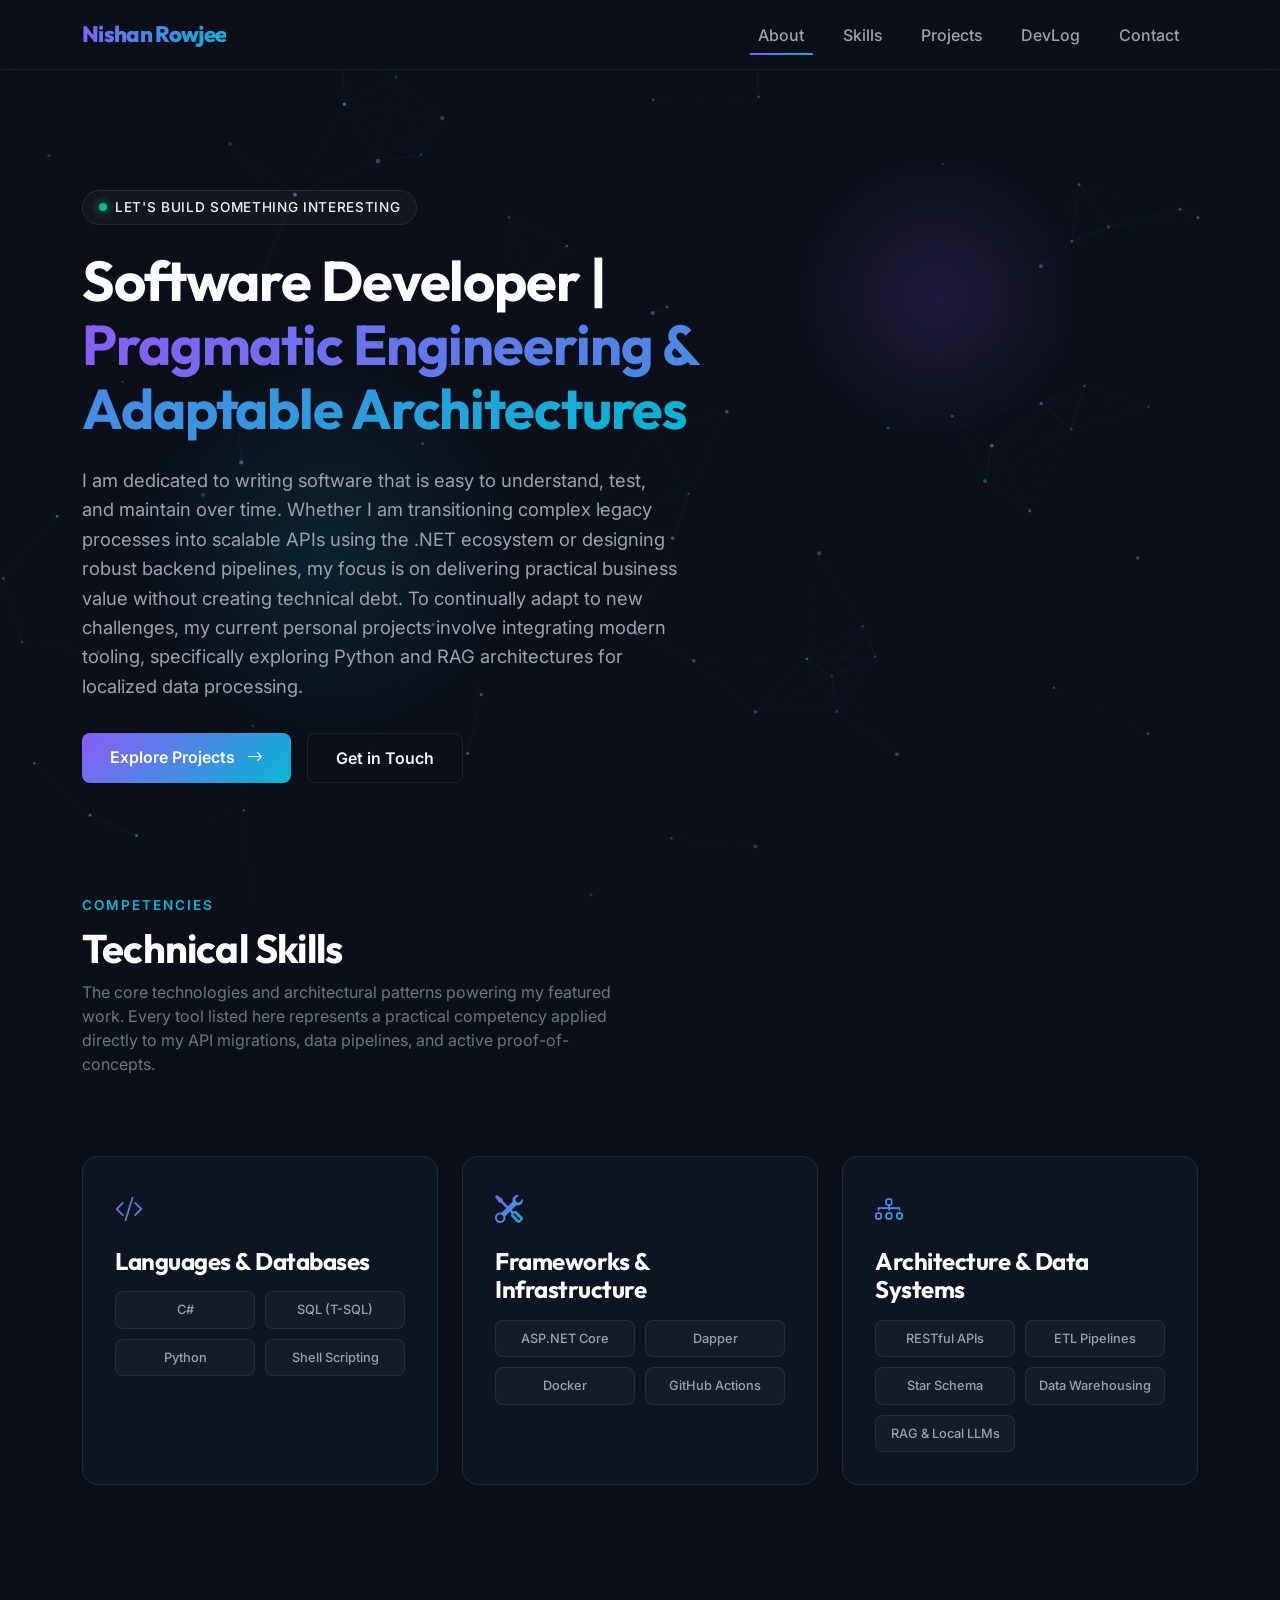
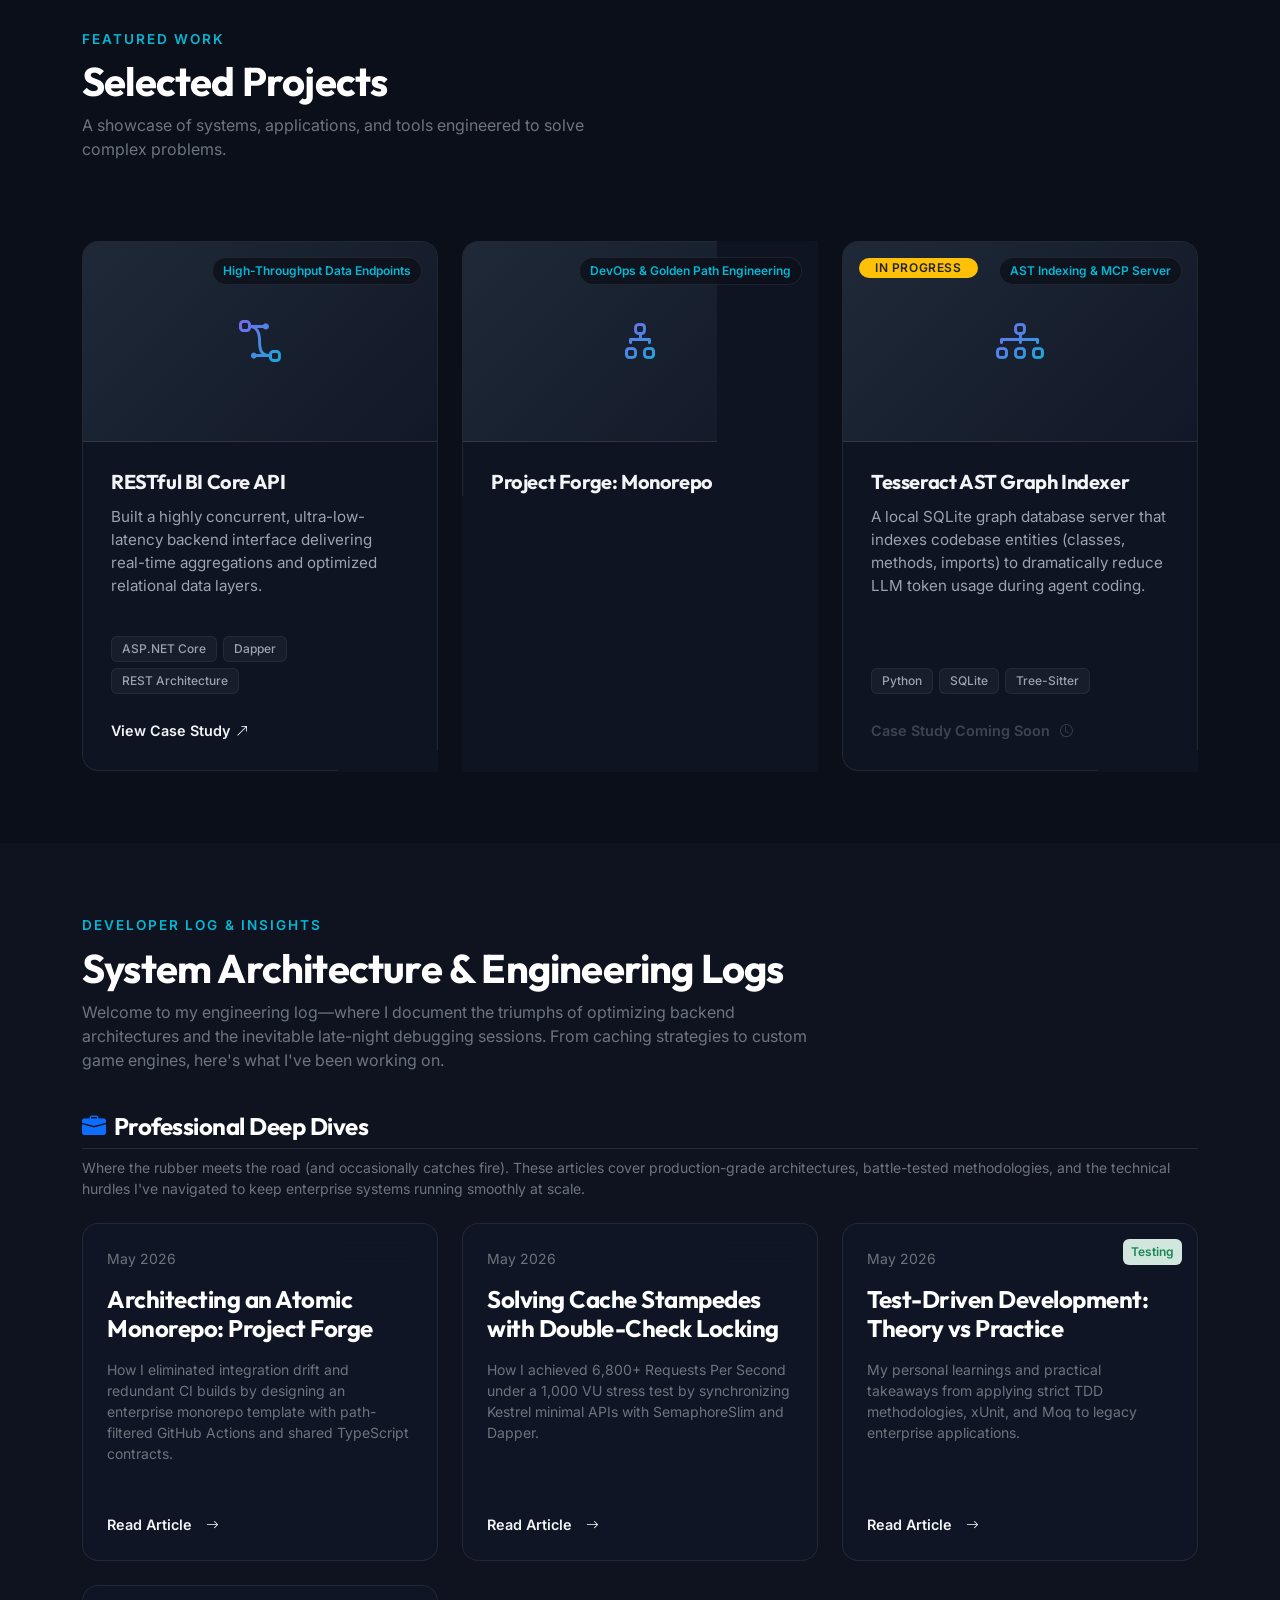
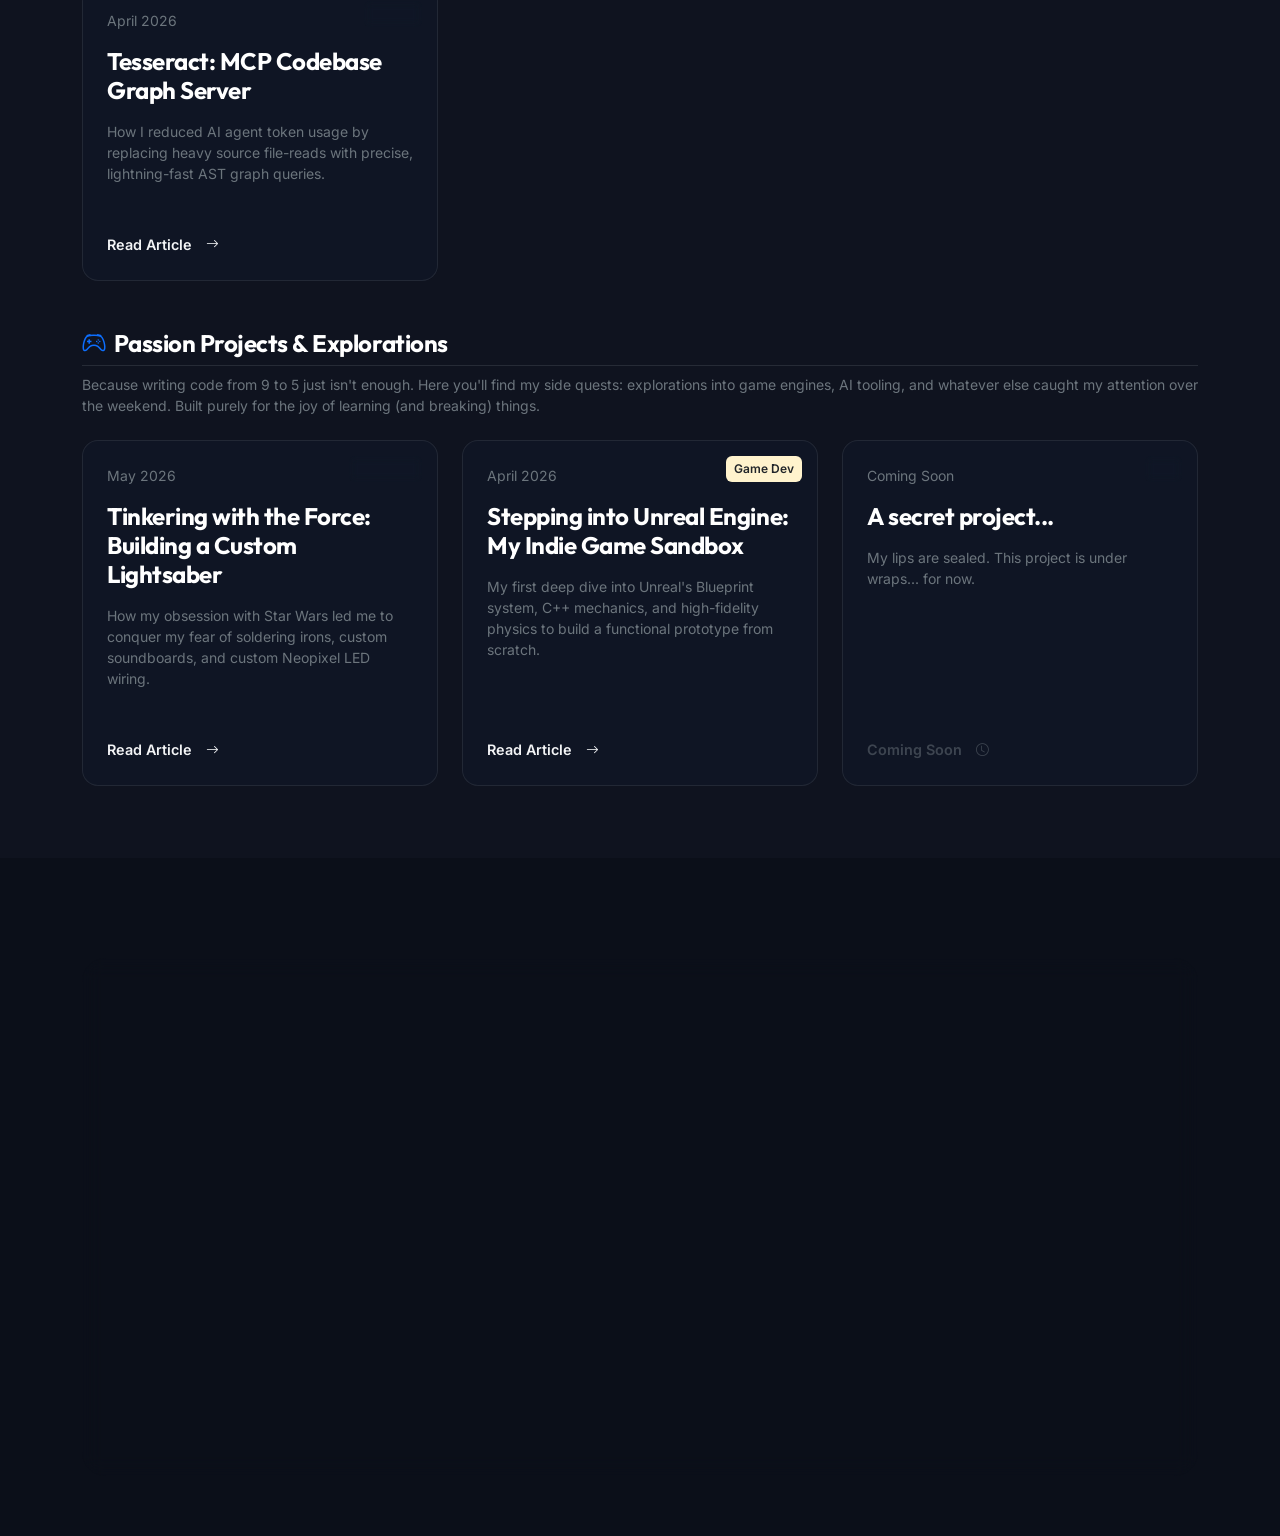
<file: index.html>
<!DOCTYPE html>
<html lang="en">

<head>
    <meta charset="UTF-8">
    <meta name="viewport" content="width=device-width, initial-scale=1.0">
    <link rel="icon" type="image/png" href="assets/images/favicon.png">
    <title>Nishan Rowjee | Portfolio</title>

    <!-- SEO & Open Graph (OG) Meta Tags -->
    <meta name="description"
        content="Portfolio of Nishan Rowjee, showcasing high-performance REST APIs, scalable data pipelines, and optimized backend architectures.">
    <meta name="author" content="Nishan Rowjee">

    <!-- Open Graph / Facebook -->
    <meta property="og:type" content="website">
    <meta property="og:url" content="https://nrowjee.me/">
    <meta property="og:title" content="Nishan Rowjee | Software Developer">
    <meta property="og:description"
        content="Specialized in clean code principles, high-performance REST APIs, scalable data pipelines, and optimized backend infrastructures.">
    <meta property="og:image" content="https://nrowjee.me/assets/img/metadata-preview.png">

    <!-- Twitter -->
    <meta property="twitter:card" content="summary_large_image">
    <meta property="twitter:title" content="Nishan Rowjee | Software Developer">
    <meta property="twitter:description"
        content="Specialized in clean code, scalable data systems, and DevOps engineering.">

    <!-- Google Fonts: Outfit (Headings) and Inter (Body) -->
    <link rel="preconnect" href="https://fonts.googleapis.com">
    <link rel="preconnect" href="https://fonts.gstatic.com" crossorigin>
    <link rel="preconnect" href="https://cdn.jsdelivr.net" crossorigin>
    <link rel="preconnect" href="https://cdnjs.cloudflare.com" crossorigin>
    <link
        href="https://fonts.googleapis.com/css2?family=Inter:wght@400;500;600;700&family=Outfit:wght@600;700;800&display=swap"
        rel="stylesheet">

    <!-- Bootstrap 5 CSS CDN -->
    <link href="https://cdn.jsdelivr.net/npm/bootstrap@5.3.3/dist/css/bootstrap.min.css" rel="stylesheet"
        integrity="sha384-QWTKZyjpPEjISv5WaRU9OFeRpok6YctnYmDr5pNlyT2bRjXh0JMhjY6hW+ALEwIH" crossorigin="anonymous">

    <!-- Bootstrap Icons CDN -->
    <link rel="stylesheet" href="https://cdn.jsdelivr.net/npm/bootstrap-icons@1.11.3/font/bootstrap-icons.min.css">

    <!-- Modular Custom Stylesheet -->
    <link rel="stylesheet" href="assets/css/style.css">
</head>

<body>

    <!-- 1. STICKY GLASSMORPHIC NAVBAR -->
    <nav class="navbar navbar-expand-lg navbar-dark sticky-top custom-navbar" id="main-nav">
        <div class="container">
            <a class="navbar-brand text-gradient" href="#">Nishan Rowjee</a>
            <button class="navbar-toggler border-0" type="button" data-bs-toggle="collapse"
                data-bs-target="#navbarContent" aria-controls="navbarContent" aria-expanded="false"
                aria-label="Toggle navigation">
                <span class="navbar-toggler-icon"></span>
            </button>
            <div class="collapse navbar-collapse" id="navbarContent">
                <ul class="navbar-nav ms-auto mb-2 mb-lg-0">
                    <li class="nav-item">
                        <a class="nav-link active" href="#about">About</a>
                    </li>
                    <li class="nav-item">
                        <a class="nav-link" href="#skills">Skills</a>
                    </li>
                    <li class="nav-item">
                        <a class="nav-link" href="#projects">Projects</a>
                    </li>
                    <li class="nav-item">
                        <a class="nav-link" href="#blog">DevLog</a>
                    </li>
                    <li class="nav-item">
                        <a class="nav-link" href="#contact">Contact</a>
                    </li>
                </ul>
            </div>
        </div>
    </nav>

    <!-- 2. HERO SECTION -->
    <header class="hero-section" id="about">
        <!-- Decorative Backdrop Gradients -->
        <div class="hero-decor-1"></div>
        <div class="hero-decor-2"></div>

        <div class="container">
            <div class="row align-items-center">
                <div class="col-lg-8">
                    <!-- Status Badge -->
                    <div class="hero-badge">
                        <span class="status-dot"></span>
                        Let's build something interesting
                    </div>

                    <!-- Headline -->
                    <h1 class="hero-title text-white">
                        Software Developer | <br>
                        <span class="text-gradient">Pragmatic Engineering & Adaptable Architectures</span>
                    </h1>

                    <!-- Sub-text -->
                    <p class="hero-lead">
                        I am dedicated to writing software that is easy to understand, test, and maintain over time.
                        Whether I am transitioning complex legacy processes into scalable APIs using the .NET
                        ecosystem or designing robust backend pipelines, my focus is on delivering practical
                        business value without creating technical debt. To continually adapt to new challenges,
                        my current personal projects involve integrating modern tooling, specifically exploring
                        Python and RAG architectures for localized data processing.
                    </p>

                    <!-- Call To Action Buttons -->
                    <div class="d-flex flex-wrap gap-3">
                        <a href="#projects" class="btn btn-primary-custom glow-on-hover">
                            Explore Projects <i class="bi bi-arrow-right ms-2"></i>
                        </a>
                        <a href="#contact" class="btn btn-secondary-custom">
                            Get in Touch
                        </a>
                    </div>
                </div>
            </div>
        </div>
    </header>

    <!-- 2.5 CORE TECHNICAL SKILLS SECTION -->
    <section class="py-5" id="skills">
        <div class="container py-4">
            <div class="row section-title-area text-center text-md-start">
                <div class="col-lg-6">
                    <span class="section-subtitle">Competencies</span>
                    <h2 class="text-white fs-1">Technical Skills</h2>
                    <p class="text-secondary mt-2">The core technologies and architectural patterns powering my featured
                        work.
                        Every tool listed here represents a practical competency applied directly to my API migrations,
                        data pipelines, and active proof-of-concepts.</p>
                </div>
            </div>

            <div class="row g-4">
                <!-- Skill Category 1 -->
                <div class="col-md-4">
                    <div class="skills-category-card">
                        <i class="bi bi-code-slash skills-icon"></i>
                        <h3 class="text-white fs-4 mb-3">Languages &amp; Databases</h3>
                        <div class="skills-grid">
                            <span class="skill-tag">C#</span>
                            <span class="skill-tag">SQL (T-SQL)</span>
                            <span class="skill-tag">Python</span>
                            <span class="skill-tag">Shell Scripting</span>
                        </div>
                    </div>
                </div>
                <!-- Skill Category 2 -->
                <div class="col-md-4">
                    <div class="skills-category-card">
                        <i class="bi bi-tools skills-icon"></i>
                        <h3 class="text-white fs-4 mb-3">Frameworks &amp; Infrastructure</h3>
                        <div class="skills-grid">
                            <span class="skill-tag">ASP.NET Core</span>
                            <span class="skill-tag">Dapper</span>
                            <span class="skill-tag">Docker</span>
                            <span class="skill-tag">GitHub Actions</span>
                        </div>
                    </div>
                </div>
                <!-- Skill Category 3 -->
                <div class="col-md-4">
                    <div class="skills-category-card">
                        <i class="bi bi-diagram-3 skills-icon"></i>
                        <h3 class="text-white fs-4 mb-3">Architecture &amp; Data Systems</h3>
                        <div class="skills-grid">
                            <span class="skill-tag">RESTful APIs</span>
                            <span class="skill-tag">ETL Pipelines</span>
                            <span class="skill-tag">Star Schema</span>
                            <span class="skill-tag">Data Warehousing</span>
                            <span class="skill-tag">RAG &amp; Local LLMs</span>
                        </div>
                    </div>
                </div>
            </div>
        </div>
    </section>

    <!-- 3. PROJECTS GRID SECTION -->
    <section class="py-5" id="projects">
        <div class="container py-4">
            <!-- Header Grid Title -->
            <div class="row section-title-area text-center text-md-start">
                <div class="col-lg-6">
                    <span class="section-subtitle">Featured Work</span>
                    <h2 class="text-white fs-1">Selected Projects</h2>
                    <p class="text-secondary mt-2">A showcase of systems, applications, and tools engineered to solve
                        complex problems.</p>
                </div>
            </div>

            <!-- 3-Card Responsive Grid Wrapper -->
            <div class="row row-cols-1 row-cols-md-2 row-cols-lg-3 g-4">

                <!-- Project Card 1 
                <div class="col">
                    <article class="glass-card">
                        <div class="card-img-wrapper">
                            <span class="card-badge">Data Warehousing & Query Optimization</span>
                            <i class="bi bi-database project-icon"></i>
                        </div>
                        <div class="card-body">
                            <h3 class="card-title">Modernized Star-Schema ETL Pipeline</h3>
                            <p class="card-text">
                                Engineered a high-capacity data ingestion pipeline transforming relational records into
                                optimized star-schema designs for lightning-fast business intelligence operations.
                            </p>
                            <div class="tech-tags">
                                <span class="tech-pill">SQL Server</span>
                                <span class="tech-pill">C#</span>
                                <span class="tech-pill">Data Pipelines</span>
                            </div>
                            <div>
                                <button type="button" class="card-link" data-bs-toggle="modal" data-bs-target="#starSchemaModal"
                                    aria-label="View Modernized Star-Schema ETL Pipeline case study">
                                    View Case Study <i class="bi bi-arrow-up-right"></i>
                                </button>
                            </div>
                        </div>
                    </article>
                </div>
                -->

                <!-- Project Card 2 -->
                <div class="col">
                    <article class="glass-card">
                        <div class="card-img-wrapper">
                            <span class="card-badge">High-Throughput Data Endpoints</span>
                            <i class="bi bi-bezier2 project-icon"></i>
                        </div>
                        <div class="card-body">
                            <h3 class="card-title">RESTful BI Core API</h3>
                            <p class="card-text">
                                Built a highly concurrent, ultra-low-latency backend interface delivering real-time
                                aggregations and optimized relational data layers.
                            </p>
                            <div class="tech-tags">
                                <span class="tech-pill">ASP.NET Core</span>
                                <span class="tech-pill">Dapper</span>
                                <span class="tech-pill">REST Architecture</span>
                            </div>
                            <div>
                                <button type="button" class="card-link" data-bs-toggle="modal"
                                    data-bs-target="#biApiModal" aria-label="View RESTful BI Core API case study">
                                    View Case Study <i class="bi bi-arrow-up-right"></i>
                                </button>
                            </div>
                        </div>
                    </article>
                </div>

                <!-- Project Card 3 -->
                <div class="col">
                    <article class="glass-card">
                        <div class="card-img-wrapper">
                            <span class="card-badge">DevOps &amp; Golden Path Engineering</span>
                            <i class="bi bi-diagram-2 project-icon"></i>
                        </div>
                        <div class="card-body">
                            <h3 class="card-title">Project Forge: Monorepo Template</h3>
                            <p class="card-text">
                                A production-grade GitHub Template enabling atomic full-stack commits across
                                ASP.NET Core &amp; Next.js, with a path-filtered CI/CD pipeline that rebuilds
                                only the affected service on every push.
                            </p>
                            <div class="tech-tags">
                                <span class="tech-pill">GitHub Actions</span>
                                <span class="tech-pill">ASP.NET Core 8</span>
                                <span class="tech-pill">Next.js</span>
                            </div>
                            <div>
                                <button type="button" class="card-link" data-bs-toggle="modal"
                                    data-bs-target="#cicdModal"
                                    aria-label="View Project Forge Enterprise Monorepo case study">
                                    View Case Study <i class="bi bi-arrow-up-right"></i>
                                </button>
                            </div>
                        </div>
                    </article>
                </div>

                <!-- Project Card 4 (In Progress Demonstration) -->
                <div class="col">
                    <article class="glass-card">
                        <div class="card-img-wrapper">
                            <!-- In Progress Badge: Add this badge to mark any project as under active construction -->
                            <span
                                class="badge bg-warning text-dark border-0 px-3 py-1 position-absolute top-0 start-0 m-3 small"
                                style="border-radius: 50px; font-weight: 600; font-size: 0.75rem; letter-spacing: 0.05em; text-transform: uppercase;">In
                                Progress</span>
                            <span class="card-badge">AST Indexing & MCP Server</span>
                            <i class="bi bi-diagram-3 project-icon"></i>
                        </div>
                        <div class="card-body">
                            <h3 class="card-title">Tesseract AST Graph Indexer</h3>
                            <p class="card-text">
                                A local SQLite graph database server that indexes codebase entities (classes, methods,
                                imports) to dramatically reduce LLM token usage during agent coding.
                            </p>
                            <div class="tech-tags">
                                <span class="tech-pill">Python</span>
                                <span class="tech-pill">SQLite</span>
                                <span class="tech-pill">Tree-Sitter</span>
                            </div>
                            <div>
                                <!-- Disabled Card Link: Use this element instead of the standard anchor tag to prevent opening modals -->
                                <span class="card-link text-secondary opacity-50" style="cursor: not-allowed;"
                                    aria-label="Case study in progress">
                                    Case Study Coming Soon <i class="bi bi-clock ms-1"></i>
                                </span>
                            </div>
                        </div>
                    </article>
                </div>

            </div>
        </div>
    </section>

    <!-- 3.5 DEVELOPER BLOG SECTION -->
    <section class="py-5" id="blog" style="background-color: #0f131f;">
        <div class="container py-4">
            <div class="row section-title-area text-center text-md-start mb-4">
                <div class="col-lg-8">
                    <span class="section-subtitle">Developer Log & Insights</span>
                    <h2 class="text-white fs-1">System Architecture & Engineering Logs</h2>
                    <p class="text-secondary mt-2">
                        Welcome to my engineering log—where I document the triumphs of optimizing backend architectures
                        and the inevitable late-night debugging sessions. From caching strategies to custom game
                        engines, here's what I've been working on.
                    </p>
                </div>
            </div>

            <!-- Professional Section -->
            <div class="mb-4">
                <h3 class="text-white fs-4 mt-4 mb-2 border-bottom border-secondary border-opacity-25 pb-2">
                    <i class="bi bi-briefcase-fill me-2 text-primary"></i>Professional Deep Dives
                </h3>
                <p class="text-secondary small">
                    Where the rubber meets the road (and occasionally catches fire). These articles cover
                    production-grade architectures, battle-tested methodologies, and the technical hurdles I've
                    navigated to keep enterprise systems running smoothly at scale.
                </p>
            </div>
            <div class="row row-cols-1 row-cols-md-3 g-4 mb-5" id="devlog-professional-container"></div>

            <!-- Passion Projects Section -->
            <div class="mb-4 mt-5">
                <h3 class="text-white fs-4 mb-2 border-bottom border-secondary border-opacity-25 pb-2">
                    <i class="bi bi-controller me-2 text-primary"></i>Passion Projects & Explorations
                </h3>
                <p class="text-secondary small">
                    Because writing code from 9 to 5 just isn't enough. Here you'll find my side quests: explorations
                    into game engines, AI tooling, and whatever else caught my attention over the weekend. Built purely
                    for the joy of learning (and breaking) things.
                </p>
            </div>
            <div class="row row-cols-1 row-cols-md-3 g-4" id="devlog-passion-container"></div>
        </div>
    </section>

    <!-- 4. CONTACT & FOOTER SECTION -->
    <section class="contact-section" id="contact">
        <div class="container">
            <div class="contact-card">
                <span class="section-subtitle">Connect With Me</span>
                <h2 class="text-white fs-1 mb-3">Let's build something interesting</h2>
                <p class="text-secondary mx-auto mb-4" style="max-width: 600px;">
                    Whether you're looking to modernize legacy data processes, migrate reports into high-performance
                    APIs,
                    discuss Python and localized LLMs, or just chat about hardware and custom lightsabers feel free to
                    reach out via LinkedIn or explore my work on GitHub.
                </p>
                <div class="social-links">
                    <a href="https://github.com/Raienryujin" target="_blank" rel="noopener noreferrer"
                        class="social-btn github" aria-label="GitHub">
                        <i class="bi bi-github"></i>
                    </a>
                    <a href="https://www.linkedin.com/in/nrowjee/" target="_blank" rel="noopener noreferrer"
                        class="social-btn linkedin" aria-label="LinkedIn">
                        <i class="bi bi-linkedin"></i>
                    </a>
                </div>

                <div class="footer-divider"></div>
                <p class="footer-text mb-0">&copy; 2026 nrowjee.me | Designed &amp; Engineered by Nishan Rowjee</p>
            </div>
        </div>
    </section>

    <!-- CASE STUDY MODALS -->
    <!-- CASE STUDY MODAL 1 -->
    <div class="modal fade glass-modal" id="starSchemaModal" tabindex="-1" aria-labelledby="starSchemaModalLabel"
        aria-hidden="true">
        <div class="modal-dialog modal-dialog-centered modal-lg">
            <div class="modal-content">
                <div class="modal-header">
                    <h2 class="modal-title fs-4 text-white" id="starSchemaModalLabel">Case Study: Modernized Star-Schema
                        ETL Pipeline</h2>
                    <button type="button" class="btn-close" data-bs-dismiss="modal" aria-label="Close"></button>
                </div>
                <div class="modal-body">
                    <div class="row g-4">
                        <div class="col-md-6">
                            <div class="modal-detail-card">
                                <h3 class="modal-section-title">The Challenge</h3>
                                <p class="text-secondary small mb-0">
                                    A complex, legacy SQL stored procedure processing massive daily timesheet and
                                    transactional records was causing massive database thread blocks and extremely large
                                    reporting latency.
                                </p>
                            </div>
                        </div>
                        <div class="col-md-6">
                            <div class="modal-detail-card">
                                <h3 class="modal-section-title">The Solution</h3>
                                <p class="text-secondary small mb-3">
                                    Transitioned processing logic entirely out of the database layer into a decoupled,
                                    high-performance C# migration engine. Remodeled the transactional operational stores
                                    into a pristine Star Schema data warehouse with highly optimized dimensional tables
                                    and columnstore indexing.
                                </p>
                                <div class="text-center p-3 mb-3 border border-secondary rounded border-opacity-25">
                                    <em class="text-secondary small">[ Architecture / C4 Model Diagram Placeholder
                                        ]</em>
                                </div>
                            </div>
                        </div>
                        <div class="col-12">
                            <div class="modal-detail-card">
                                <h3 class="modal-section-title">Key Architecture &amp; Metrics</h3>
                                <ul class="text-secondary small mb-0">
                                    <li><strong>Query Latency reduced by 94%</strong> (analytical lookups down from
                                        minutes to sub-seconds).</li>
                                    <li><strong>Strict Transactional Data Integrity</strong> using safe decoupled
                                        batch-loading pipelines handling millions of rows.</li>
                                    <li>Processing over <strong>5,000,000 daily transactional records</strong> with
                                        automated validation and zero sync errors.</li>
                                </ul>
                                <div class="bg-dark border border-secondary border-opacity-25 rounded p-3 mt-4">
                                    <p class="text-secondary small mb-3">
                                        Due to enterprise confidentiality, the original source code is private. However,
                                        you can review a sanitized, open-source implementation of this core
                                        architectural pattern on my GitHub.
                                    </p>
                                    <a href="javascript:void(0)" class="btn btn-primary btn-sm btn-primary-custom"
                                        role="button">
                                        View Sanctioned PoC Repository
                                    </a>
                                </div>
                            </div>
                        </div>
                    </div>
                </div>
                <div class="modal-footer">
                    <button type="button" class="btn btn-secondary-custom btn-sm" data-bs-dismiss="modal">Close
                        Project</button>
                </div>
            </div>
        </div>
    </div>

    <!-- CASE STUDY MODAL 2 -->
    <div class="modal fade glass-modal" id="biApiModal" tabindex="-1" aria-labelledby="biApiModalLabel"
        aria-hidden="true">
        <div class="modal-dialog modal-dialog-centered modal-lg">
            <div class="modal-content">
                <div class="modal-header">
                    <h2 class="modal-title fs-4 text-white" id="biApiModalLabel">Case Study: RESTful BI Core API</h2>
                    <button type="button" class="btn-close" data-bs-dismiss="modal" aria-label="Close"></button>
                </div>
                <div class="modal-body">
                    <div class="row g-4">
                        <div class="col-md-6">
                            <div class="modal-detail-card">
                                <h3 class="modal-section-title">The Challenge</h3>
                                <p class="text-secondary small mb-0">
                                    Analytical dashboards experienced devastating database thread pool exhaustion and
                                    severe latency bottlenecks when reading aggregate views under highly concurrent
                                    query streams.
                                </p>
                            </div>
                        </div>
                        <div class="col-md-6">
                            <div class="modal-detail-card">
                                <h3 class="modal-section-title">The Solution</h3>
                                <p class="text-secondary small mb-3">
                                    Built an ultra-low-latency ASP.NET Core Minimal API utilizing Dapper for
                                    zero-overhead SQL mapping. Implemented the **Lookaside Cache pattern** via
                                    <code>IMemoryCache</code> and resolved a database connection pool exhaustion (Cache
                                    Stampede) bottleneck under high load. This was achieved by introducing a
                                    **Double-Check Locking pattern** using a static
                                    <code>ConcurrentDictionary&lt;string, SemaphoreSlim&gt;</code> to serialize database
                                    hits during cold starts.
                                </p>
                                <div
                                    class="text-center p-3 mb-3 border border-secondary rounded border-opacity-25 bg-dark bg-opacity-50">
                                    <em class="text-white small font-monospace d-block mb-1">Double-Check Locking Cache
                                        Pattern</em>
                                    <span class="text-secondary small d-block">TryGetValue &rarr;
                                        SemaphoreSlim.WaitAsync() &rarr; TryGetValue (Again) &rarr; Dapper Query &rarr;
                                        Cache.Set()</span>
                                </div>
                            </div>
                        </div>
                        <div class="col-12">
                            <div class="modal-detail-card">
                                <h3 class="modal-section-title">Key Architecture &amp; Metrics</h3>
                                <ul class="text-secondary small mb-0">
                                    <li><strong>P(95) Latency of 0.66 ms:</strong> Flawless sub-millisecond
                                        responsiveness under massive concurrent load.</li>
                                    <li><strong>6,800+ Requests Per Second:</strong> Sustained high throughput under
                                        extreme stress test conditions.</li>
                                    <li><strong>1,000 Concurrent VUs:</strong> Handled massive concurrent virtual users
                                        with 100% request success rate (HTTP 200) and zero thread pool exhaustion.</li>
                                    <li><strong>Zero Log Overhead:</strong> Stripped blocking Kestrel loggers to
                                        eliminate internal logging bottlenecks.</li>
                                </ul>
                                <div class="bg-dark border border-secondary border-opacity-25 rounded p-3 mt-4">
                                    <p class="text-secondary small mb-2">
                                        Due to enterprise confidentiality, the original source code is private. However,
                                        you can review a sanitized, open-source implementation of this core
                                        architectural pattern on my GitHub.
                                    </p>
                                    <a href="https://github.com/Raienryujin/BiCore-HighConcurrency-PoC" target="_blank"
                                        rel="noopener noreferrer" class="btn btn-primary-custom btn-sm mt-2"
                                        role="button">
                                        <i class="bi bi-github me-1"></i> View Sanctioned PoC Repository
                                    </a>
                                </div>
                            </div>
                        </div>
                    </div>
                </div>
                <div class="modal-footer">
                    <button type="button" class="btn btn-secondary-custom btn-sm" data-bs-dismiss="modal">Close
                        Project</button>
                </div>
            </div>
        </div>
    </div>

    <!-- CASE STUDY MODAL 3 -->
    <div class="modal fade glass-modal" id="cicdModal" tabindex="-1" aria-labelledby="cicdModalLabel"
        aria-hidden="true">
        <div class="modal-dialog modal-dialog-centered modal-xl">
            <div class="modal-content">
                <div class="modal-header">
                    <h2 class="modal-title fs-4 text-white" id="cicdModalLabel">Case Study: Project Forge
                        Monorepo Template</h2>
                    <button type="button" class="btn-close" data-bs-dismiss="modal" aria-label="Close"></button>
                </div>
                <div class="modal-body">
                    <div class="row g-4">
                        <!-- Challenge + Solution -->
                        <div class="col-md-6">
                            <div class="modal-detail-card">
                                <h3 class="modal-section-title">The Challenge</h3>
                                <p class="text-secondary small mb-0">
                                    Shipping cross-cutting features across a full-stack codebase required coordinating
                                    separate repos, triggering redundant CI builds on unrelated changes, and manually
                                    synchronising API contracts, shared types, and UI components across multiple
                                    pull requests and review cycles, creating friction, integration drift, and
                                    avoidable downtime.
                                </p>
                            </div>
                        </div>
                        <div class="col-md-6">
                            <div class="modal-detail-card">
                                <h3 class="modal-section-title">The Solution</h3>
                                <p class="text-secondary small mb-0">
                                    Designed <strong class="text-white">Project Forge</strong>, a production-grade
                                    monorepo template enabling <em>atomic full-stack commits</em>. A single commit
                                    ships an ASP.NET Core API endpoint, a Next.js UI component, and a shared
                                    TypeScript type definition through one review and one merge. A
                                    <strong class="text-white">path-filtered GitHub Actions pipeline</strong> ensures
                                    only the affected service (API or web) is rebuilt, keeping CI fast and
                                    resource-efficient.
                                </p>
                            </div>
                        </div>

                        <!-- Architecture: CI Pipeline -->
                        <div class="col-12">
                            <div class="modal-detail-card">
                                <h3 class="modal-section-title">CI Pipeline Architecture</h3>
                                <p class="text-secondary small mb-3">
                                    The <code>.github/workflows/ci.yml</code> pipeline implements a path-filtered
                                    strategy with a <strong class="text-white">ci-gate aggregator</strong> job,
                                    a single status check branch-protection rules can target regardless of which
                                    subset of jobs ran.
                                </p>
                                <div class="bg-dark border border-secondary border-opacity-25 rounded p-3 mb-0">
                                    <pre class="text-secondary small mb-0"
                                        style="white-space: pre-wrap; font-size: 0.75rem;">Push to main / develop  (or PR opened)
│
├── apps/api/** changed  →  ✅ build-api
│     dotnet restore → build → test
│
├── apps/web/** changed  →  ✅ build-web
│     npm ci → lint → build
│
└── ci-gate (aggregator)
      Reports overall pass/fail for branch protection</pre>
                                </div>
                            </div>
                        </div>

                        <!-- Key Features -->
                        <div class="col-md-6">
                            <div class="modal-detail-card">
                                <h3 class="modal-section-title">Key Features</h3>
                                <ul class="text-secondary small mb-0 ps-3">
                                    <li class="mb-1"><strong class="text-white">Atomic commits:</strong> ship API + UI
                                        + shared types in one PR</li>
                                    <li class="mb-1"><strong class="text-white">Path-filtered CI:</strong> only rebuild
                                        the service you touched</li>
                                    <li class="mb-1"><strong class="text-white">Concurrency control:</strong> duplicate
                                        runs on the same branch auto-cancelled</li>
                                    <li class="mb-1"><strong class="text-white">CI Gate job:</strong> single
                                        branch-protection target, always valid</li>
                                    <li class="mb-1"><strong class="text-white">Workflow integrity:</strong> any
                                        <code>.github/workflows/**</code> edit rebuilds all jobs
                                    </li>
                                    <li><strong class="text-white">GitHub Template:</strong> one click to scaffold a
                                        new project</li>
                                </ul>
                            </div>
                        </div>

                        <!-- Tech Stack -->
                        <div class="col-md-6">
                            <div class="modal-detail-card">
                                <h3 class="modal-section-title">Tech Stack</h3>
                                <div class="tech-tags mb-3">
                                    <span class="tech-pill">ASP.NET Core 8</span>
                                    <span class="tech-pill">Next.js / React</span>
                                    <span class="tech-pill">TypeScript</span>
                                    <span class="tech-pill">C#</span>
                                    <span class="tech-pill">GitHub Actions</span>
                                    <span class="tech-pill">Monorepo</span>
                                </div>
                                <h3 class="modal-section-title mt-3">Roadmap</h3>
                                <ul class="text-secondary small mb-0 ps-3">
                                    <li>Docker Compose for local multi-service orchestration</li>
                                    <li>Terraform / Pulumi IaC in <code>/infra</code></li>
                                    <li>OpenAPI → TypeScript shared client generation</li>
                                    <li>Turborepo / Nx smart caching &amp; task orchestration</li>
                                    <li>Husky + lint-staged pre-commit hooks</li>
                                </ul>
                            </div>
                        </div>

                        <!-- CTA -->
                        <div class="col-12">
                            <div class="bg-dark border border-secondary border-opacity-25 rounded p-3">
                                <p class="text-secondary small mb-3">
                                    Project Forge is an open-source GitHub Template. Click below to explore the
                                    repository structure, workflows, and documentation — or use it as a template
                                    to instantly scaffold your next full-stack project.
                                </p>
                                <a href="https://github.com/Raienryujin/Project-Forge" target="_blank"
                                    rel="noopener noreferrer" class="btn btn-primary-custom btn-sm mt-1" role="button">
                                    <i class="bi bi-github me-1"></i> View Enterprise Monorepo Template
                                </a>
                            </div>
                        </div>
                    </div>
                </div>
                <div class="modal-footer">
                    <button type="button" class="btn btn-secondary-custom btn-sm" data-bs-dismiss="modal">Close
                        Project</button>
                </div>
            </div>
        </div>
    </div>

    <!-- Bootstrap 5 Bundle JS (includes Popper) CDN -->
    <script src="https://cdn.jsdelivr.net/npm/bootstrap@5.3.3/dist/js/bootstrap.bundle.min.js"
        integrity="sha384-YvpcrYf0tY3lHB60NNkmXc5s9fDVZLESaAA55NDzOxhy9GkcIdslK1eN7N6jIeHz"
        crossorigin="anonymous"></script>

    <!-- Simple JS to dynamically highlight active nav elements on scroll -->
    <script>
        document.addEventListener('DOMContentLoaded', () => {
            const sections = document.querySelectorAll('section, header');
            const navLinks = document.querySelectorAll('.custom-navbar .nav-link');

            window.addEventListener('scroll', () => {
                let current = '';
                sections.forEach(section => {
                    const sectionTop = section.offsetTop;
                    const sectionHeight = section.clientHeight;
                    if (pageYOffset >= (sectionTop - 120)) {
                        current = section.getAttribute('id');
                    }
                });

                navLinks.forEach(link => {
                    link.classList.remove('active');
                    if (link.getAttribute('href') === `#${current}`) {
                        link.classList.add('active');
                    }
                });
            });
        });
    </script>

    <!-- Devlog data (inline JS to avoid CORS issues when opening locally) -->
    <script src="assets/data/devlog.js"></script>

    <!-- Script to dynamically render the DevLog posts -->
    <script>
        document.addEventListener('DOMContentLoaded', () => {
            const professionalContainer = document.getElementById('devlog-professional-container');
            const passionContainer = document.getElementById('devlog-passion-container');

            if (!professionalContainer || !passionContainer) return;

            function loadDevLog() {
                try {
                    const data = DEVLOG_DATA;

                    const renderPosts = (posts, container) => {
                        let htmlContent = '';
                        posts.forEach(post => {
                            let badgeClass = 'bg-primary-subtle text-primary';

                            // Color mapping
                            if (post.category === 'Testing' || post.category === 'Frontend') {
                                badgeClass = 'bg-success-subtle text-success';
                            } else if (post.category === 'Backend' || post.category === 'Architecture') {
                                badgeClass = 'bg-info-subtle text-info';
                            } else if (post.category === 'Game Dev' || post.category === 'Tooling') {
                                badgeClass = 'bg-warning-subtle text-warning text-dark';
                            } else if (post.category === 'Hardware') {
                                badgeClass = 'bg-danger-subtle text-danger';
                            } else if (post.category === '???') {
                                badgeClass = 'bg-primary-subtle text-primary';
                            }

                            htmlContent += `
                                <div class="col">
                                    <article class="glass-card h-100 d-flex flex-column justify-content-between">
                                        <div class="card-body p-4">
                                            <div class="d-flex justify-content-between align-items-center mb-3">
                                                <span class="card-badge ${badgeClass} border-0 px-2 py-1 rounded small">${post.category}</span>
                                                <span class="text-secondary small">${post.date}</span>
                                            </div>
                                            <h3 class="text-white fs-4 mb-3">${post.title}</h3>
                                            <p class="text-secondary small mb-4">${post.description}</p>
                                        </div>
                                        <div class="p-4 pt-0">
                                            ${post.link === '#' || post.link === '' ? `
                                            <span class="card-link d-inline-flex align-items-center text-secondary opacity-50" style="cursor: not-allowed;" aria-label="Article coming soon: ${post.title}">
                                                Coming Soon <i class="bi bi-clock ms-2"></i>
                                            </span>
                                            ` : `
                                            <a href="${post.link}" class="card-link d-inline-flex align-items-center" aria-label="Read article: ${post.title}">
                                                Read Article <i class="bi bi-arrow-right ms-2"></i>
                                            </a>
                                            `}
                                        </div>
                                    </article>
                                </div>
                            `;
                        });
                        container.innerHTML = htmlContent;
                    };

                    renderPosts(data.professional, professionalContainer);
                    renderPosts(data.passion, passionContainer);

                } catch (error) {
                    console.error('Error fetching devlog data:', error);
                    const errorHtml = `
                        <div class="col-12 text-center py-4">
                            <div class="p-4 border border-danger border-opacity-25 rounded bg-danger-subtle text-danger bg-opacity-10">
                                <i class="bi bi-exclamation-triangle-fill fs-2 mb-2 d-block"></i>
                                <h4 class="fs-5">Unable to Load Developer Logs</h4>
                                <p class="small mb-0 opacity-75">We encountered an issue fetching the latest insights. Please check back shortly or refresh the page.</p>
                            </div>
                        </div>
                    `;
                    professionalContainer.innerHTML = errorHtml;
                    passionContainer.innerHTML = errorHtml;
                }
            }

            loadDevLog();
        });
    </script>

    <script>
        document.addEventListener('DOMContentLoaded', () => {
            const navCollapse = document.getElementById('navbarContent');
            const navToggler = document.querySelector('.navbar-toggler');

            if (navCollapse && navToggler) {
                const bsCollapse = bootstrap.Collapse.getOrCreateInstance(navCollapse, { toggle: false });

                navCollapse.querySelectorAll('.nav-link').forEach(link => {
                    link.addEventListener('click', () => {
                        if (navCollapse.classList.contains('show')) bsCollapse.hide();
                    });
                });

                document.addEventListener('click', e => {
                    if (navCollapse.classList.contains('show')
                        && !navCollapse.contains(e.target)
                        && !navToggler.contains(e.target)) {
                        bsCollapse.hide();
                    }
                });
            }
        });
    </script>

    <!-- Custom Mouse Effect -->
    <script src="assets/js/mouse-effect.js"></script>
</body>

</html>
</file>
<file: assets/css/style.css>
/* Custom Modular Stylesheet for Nishan Rowjee's Portfolio */

/* ----------------------------------------------------
   1. DESIGN SYSTEM & VARIABLE DEFINITIONS
---------------------------------------------------- */
:root {
  --bg-primary: #0b0f19;
  --bg-secondary: #111827;
  --bg-card: rgba(17, 24, 39, 0.7);
  --bg-glass-nav: rgba(11, 15, 25, 0.8);

  --text-primary: #f3f4f6;
  --text-secondary: #9ca3af;
  --text-muted: #6b7280;

  --accent-purple: #8b5cf6;
  --accent-cyan: #06b6d4;
  --accent-gradient: linear-gradient(135deg, #8b5cf6 0%, #06b6d4 100%);

  --border-glass: rgba(255, 255, 255, 0.08);
  --border-glass-hover: rgba(255, 255, 255, 0.16);

  --shadow-glow: 0 10px 30px -10px rgba(6, 182, 212, 0.15);
  --shadow-card-hover: 0 20px 40px -15px rgba(139, 92, 246, 0.25);

  --font-heading: 'Outfit', -apple-system, BlinkMacSystemFont, "Segoe UI", Roboto, sans-serif;
  --font-body: 'Inter', -apple-system, BlinkMacSystemFont, "Segoe UI", Roboto, sans-serif;

  --transition-smooth: all 0.3s cubic-bezier(0.4, 0, 0.2, 1);
}

/* ----------------------------------------------------
   2. GLOBAL STYLES & RESET
---------------------------------------------------- */
html {
  scroll-behavior: smooth;
}

body {
  background-color: var(--bg-primary);
  color: var(--text-primary);
  font-family: var(--font-body);
  overflow-x: hidden;
  position: relative;
}

/* Custom Scrollbar */
::-webkit-scrollbar {
  width: 8px;
}

::-webkit-scrollbar-track {
  background: var(--bg-primary);
}

::-webkit-scrollbar-thumb {
  background: #1f2937;
  border-radius: 4px;
}

::-webkit-scrollbar-thumb:hover {
  background: #374151;
}

/* Typography Selection */
h1,
h2,
h3,
h4,
h5,
h6 {
  font-family: var(--font-heading);
  font-weight: 700;
  letter-spacing: -0.02em;
}

/* Utility Gradients & Badges */
.text-gradient {
  background: var(--accent-gradient);
  -webkit-background-clip: text;
  -webkit-text-fill-color: transparent;
  background-clip: text;
}

.bg-gradient-accent {
  background: var(--accent-gradient);
}

.glow-on-hover {
  position: relative;
  transition: var(--transition-smooth);
}

.glow-on-hover:hover {
  box-shadow: 0 0 20px rgba(6, 182, 212, 0.4);
}

/* ----------------------------------------------------
   3. NAVIGATION (GLASSMORPHIC NAVBAR)
---------------------------------------------------- */
.custom-navbar {
  background: var(--bg-glass-nav);
  backdrop-filter: blur(12px);
  -webkit-backdrop-filter: blur(12px);
  border-bottom: 1px solid var(--border-glass);
  padding: 0.8rem 0;
  transition: var(--transition-smooth);
  z-index: 1030;
  position: sticky;
}

@media (max-width: 991.98px) {

  .custom-navbar .navbar-collapse.show,
  .custom-navbar .navbar-collapse.collapsing {
    background: rgba(11, 15, 25, 0.97);
    backdrop-filter: blur(16px);
    -webkit-backdrop-filter: blur(16px);
    border-top: 1px solid var(--border-glass);
    padding: 0.5rem 0 1rem 0;
    margin: 0 -12px;
    padding-left: 12px;
    padding-right: 12px;
    position: relative;
    z-index: 1030;
  }
}

.custom-navbar .navbar-brand {
  font-family: var(--font-heading);
  font-weight: 800;
  font-size: 1.4rem;
  letter-spacing: -0.03em;
}

.custom-navbar .nav-link {
  color: var(--text-secondary) !important;
  font-weight: 500;
  padding: 0.5rem 1rem !important;
  margin: 0 0.2rem;
  position: relative;
  transition: var(--transition-smooth);
}

.custom-navbar .nav-link::after {
  content: '';
  position: absolute;
  bottom: 0;
  left: 50%;
  width: 0;
  height: 2px;
  background: var(--accent-gradient);
  transition: var(--transition-smooth);
  transform: translateX(-50%);
}

.custom-navbar .nav-link:hover {
  color: var(--text-primary) !important;
}

.custom-navbar .nav-link:hover::after,
.custom-navbar .nav-link.active::after {
  width: 80%;
}

/* ----------------------------------------------------
   4. HERO SECTION
---------------------------------------------------- */
.hero-section {
  min-height: 75vh;
  display: flex;
  align-items: center;
  position: relative;
  padding: 120px 0 40px 0;
}

/* Hero Decorative Backdrops */
.hero-decor-1 {
  position: absolute;
  width: 300px;
  height: 300px;
  background: radial-gradient(circle, rgba(139, 92, 246, 0.15) 0%, rgba(0, 0, 0, 0) 70%);
  top: 10%;
  right: 15%;
  z-index: -1;
  pointer-events: none;
}

.hero-decor-2 {
  position: absolute;
  width: 400px;
  height: 400px;
  background: radial-gradient(circle, rgba(6, 182, 212, 0.12) 0%, rgba(0, 0, 0, 0) 70%);
  bottom: 10%;
  left: 10%;
  z-index: -1;
  pointer-events: none;
}

.hero-badge {
  background: rgba(255, 255, 255, 0.03);
  border: 1px solid var(--border-glass);
  padding: 6px 16px;
  border-radius: 50px;
  font-size: 0.85rem;
  font-weight: 500;
  letter-spacing: 0.05em;
  text-transform: uppercase;
  color: var(--text-primary);
  display: inline-flex;
  align-items: center;
  gap: 8px;
  margin-bottom: 1.5rem;
}

.hero-badge .status-dot {
  width: 8px;
  height: 8px;
  border-radius: 50%;
  background-color: #10b981;
  box-shadow: 0 0 10px #10b981;
  animation: pulse-dot 2s infinite;
}

@keyframes pulse-dot {
  0% {
    transform: scale(0.95);
    opacity: 0.5;
  }

  50% {
    transform: scale(1.1);
    opacity: 1;
  }

  100% {
    transform: scale(0.95);
    opacity: 0.5;
  }
}

.hero-title {
  font-size: 3.5rem;
  line-height: 1.15;
  margin-bottom: 1.5rem;
}

@media (max-width: 768px) {
  .hero-title {
    font-size: 2.5rem;
  }
}

.hero-lead {
  color: var(--text-secondary);
  font-size: 1.15rem;
  line-height: 1.6;
  max-width: 600px;
  margin-bottom: 2rem;
}

/* Custom Buttons */
.btn-primary-custom {
  background: var(--accent-gradient);
  border: none;
  color: #fff !important;
  font-weight: 600;
  padding: 12px 28px;
  border-radius: 8px;
  transition: var(--transition-smooth);
}

.btn-primary-custom:hover {
  transform: translateY(-2px);
  box-shadow: 0 10px 20px -5px rgba(139, 92, 246, 0.5);
}

.btn-secondary-custom {
  background: transparent;
  border: 1px solid var(--border-glass);
  color: var(--text-primary) !important;
  font-weight: 600;
  padding: 12px 28px;
  border-radius: 8px;
  transition: var(--transition-smooth);
}

.btn-secondary-custom:hover {
  background: rgba(255, 255, 255, 0.05);
  border-color: var(--border-glass-hover);
  transform: translateY(-2px);
}

/* ----------------------------------------------------
   5. PORTFOLIO / PROJECTS SECTION
---------------------------------------------------- */
.section-title-area {
  margin-bottom: 4rem;
  position: relative;
}

.section-subtitle {
  color: var(--accent-cyan);
  text-transform: uppercase;
  font-size: 0.85rem;
  letter-spacing: 0.15em;
  font-weight: 600;
  margin-bottom: 0.5rem;
  display: block;
}

.glass-card {
  background: var(--bg-card);
  backdrop-filter: blur(10px);
  -webkit-backdrop-filter: blur(10px);
  border: 1px solid var(--border-glass);
  border-radius: 16px;
  overflow: hidden;
  height: 100%;
  display: flex;
  flex-direction: column;
  transition: var(--transition-smooth);
}

.glass-card:hover {
  transform: translateY(-8px);
  border-color: var(--border-glass-hover);
  box-shadow: var(--shadow-card-hover);
}

.card-img-wrapper {
  position: relative;
  overflow: hidden;
  height: 200px;
  background: linear-gradient(135deg, #1f2937 0%, #111827 100%);
  display: flex;
  align-items: center;
  justify-content: center;
  border-bottom: 1px solid var(--border-glass);
}

.card-img-wrapper .project-icon {
  font-size: 3rem;
  background: var(--accent-gradient);
  -webkit-background-clip: text;
  -webkit-text-fill-color: transparent;
  background-clip: text;
  transition: var(--transition-smooth);
}

.glass-card:hover .project-icon {
  transform: scale(1.1) rotate(5deg);
}

.card-badge {
  position: absolute;
  top: 15px;
  right: 15px;
  background: rgba(11, 15, 25, 0.75);
  backdrop-filter: blur(4px);
  border: 1px solid var(--border-glass);
  padding: 4px 10px;
  border-radius: 50px;
  font-size: 0.75rem;
  font-weight: 600;
  color: var(--accent-cyan);
}

.glass-card .card-body {
  padding: 1.75rem;
  display: flex;
  flex-direction: column;
  flex-grow: 1;
}

.glass-card .card-title {
  font-size: 1.25rem;
  margin-bottom: 0.75rem;
  color: var(--text-primary);
  transition: var(--transition-smooth);
}

.glass-card:hover .card-title {
  color: var(--accent-cyan);
}

.glass-card .card-text {
  color: var(--text-secondary);
  font-size: 0.95rem;
  line-height: 1.5;
  margin-bottom: 1.5rem;
  flex-grow: 1;
}

.tech-tags {
  display: flex;
  flex-wrap: wrap;
  gap: 6px;
  margin-bottom: 1.5rem;
}

.tech-pill {
  background: rgba(255, 255, 255, 0.04);
  border: 1px solid rgba(255, 255, 255, 0.06);
  color: var(--text-secondary);
  padding: 3px 10px;
  border-radius: 6px;
  font-size: 0.75rem;
  font-weight: 500;
  transition: var(--transition-smooth);
}

.glass-card:hover .tech-pill {
  border-color: rgba(6, 182, 212, 0.2);
  color: var(--text-primary);
}

.card-link {
  color: var(--text-primary);
  text-decoration: none;
  font-size: 0.9rem;
  font-weight: 600;
  display: inline-flex;
  align-items: center;
  gap: 6px;
  transition: var(--transition-smooth);
  background: transparent;
  border: none;
  padding: 0;
  cursor: pointer;
}

.card-link:hover {
  color: var(--accent-cyan);
}

.card-link i {
  font-size: 0.8rem;
  transition: var(--transition-smooth);
}

.card-link:hover i {
  transform: translateX(4px);
}

/* ----------------------------------------------------
   6. CONTACT & FOOTER SECTION
---------------------------------------------------- */
.contact-section {
  padding: 100px 0 60px 0;
  position: relative;
}

.contact-card {
  background: linear-gradient(135deg, rgba(139, 92, 246, 0.03) 0%, rgba(6, 182, 212, 0.03) 100%);
  border: 1px solid var(--border-glass);
  border-radius: 24px;
  padding: 4rem 2rem;
  text-align: center;
  backdrop-filter: blur(10px);
  -webkit-backdrop-filter: blur(10px);
}

.social-links {
  display: flex;
  justify-content: center;
  gap: 15px;
  margin-top: 2rem;
}

.social-btn {
  width: 50px;
  height: 50px;
  border-radius: 50%;
  background: rgba(255, 255, 255, 0.03);
  border: 1px solid var(--border-glass);
  color: var(--text-secondary);
  display: flex;
  align-items: center;
  justify-content: center;
  font-size: 1.25rem;
  text-decoration: none;
  transition: var(--transition-smooth);
}

.social-btn:hover {
  color: #fff;
  transform: translateY(-5px);
}

.social-btn.github:hover {
  background: #24292e;
  border-color: #24292e;
  box-shadow: 0 10px 20px -5px rgba(36, 41, 46, 0.6);
}

.social-btn.linkedin:hover {
  background: #0077b5;
  border-color: #0077b5;
  box-shadow: 0 10px 20px -5px rgba(0, 119, 181, 0.6);
}

.social-btn.email:hover {
  background: var(--accent-cyan);
  border-color: var(--accent-cyan);
  box-shadow: 0 10px 20px -5px rgba(6, 182, 212, 0.6);
}

.footer-divider {
  border-top: 1px solid var(--border-glass);
  margin: 4rem 0 2rem 0;
}

.footer-text {
  color: var(--text-muted);
  font-size: 0.85rem;
}

/* ----------------------------------------------------
   7. CORE SKILLS GRID
---------------------------------------------------- */
.skills-category-card {
  background: var(--bg-card);
  backdrop-filter: blur(10px);
  -webkit-backdrop-filter: blur(10px);
  border: 1px solid var(--border-glass);
  border-radius: 16px;
  padding: 2rem;
  height: 100%;
  transition: var(--transition-smooth);
}

.skills-category-card:hover {
  border-color: var(--border-glass-hover);
  box-shadow: var(--shadow-glow);
  transform: translateY(-4px);
}

.skills-icon {
  font-size: 1.75rem;
  background: var(--accent-gradient);
  -webkit-background-clip: text;
  -webkit-text-fill-color: transparent;
  background-clip: text;
  margin-bottom: 1rem;
  display: inline-block;
}

.skills-grid {
  display: grid;
  grid-template-columns: repeat(auto-fill, minmax(110px, 1fr));
  gap: 10px;
}

.skill-tag {
  background: rgba(255, 255, 255, 0.03);
  border: 1px solid var(--border-glass);
  border-radius: 8px;
  padding: 8px 12px;
  font-size: 0.8rem;
  font-weight: 500;
  text-align: center;
  color: var(--text-secondary);
  transition: var(--transition-smooth);
}

.skill-tag:hover {
  background: rgba(139, 92, 246, 0.08);
  border-color: rgba(139, 92, 246, 0.3);
  color: var(--text-primary);
  transform: scale(1.05);
}

/* ----------------------------------------------------
   8. GLASSMORPHIC CASE STUDY MODALS
---------------------------------------------------- */
.glass-modal .modal-content {
  background: rgba(11, 15, 25, 0.9);
  backdrop-filter: blur(20px);
  -webkit-backdrop-filter: blur(20px);
  border: 1px solid var(--border-glass);
  border-radius: 20px;
  color: var(--text-primary);
}

.glass-modal .modal-header {
  border-bottom: 1px solid var(--border-glass);
  padding: 1.5rem;
}

.glass-modal .modal-footer {
  border-top: 1px solid var(--border-glass);
  padding: 1.5rem;
}

.glass-modal .btn-close {
  filter: invert(1);
  opacity: 0.7;
  transition: var(--transition-smooth);
}

.glass-modal .btn-close:hover {
  opacity: 1;
}

.modal-section-title {
  color: var(--accent-cyan);
  font-size: 0.9rem;
  text-transform: uppercase;
  letter-spacing: 0.1em;
  font-weight: 600;
  margin-bottom: 0.75rem;
}

.modal-detail-card {
  background: rgba(255, 255, 255, 0.02);
  border: 1px solid var(--border-glass);
  border-radius: 12px;
  padding: 1.25rem;
  height: 100%;
}
</file>
